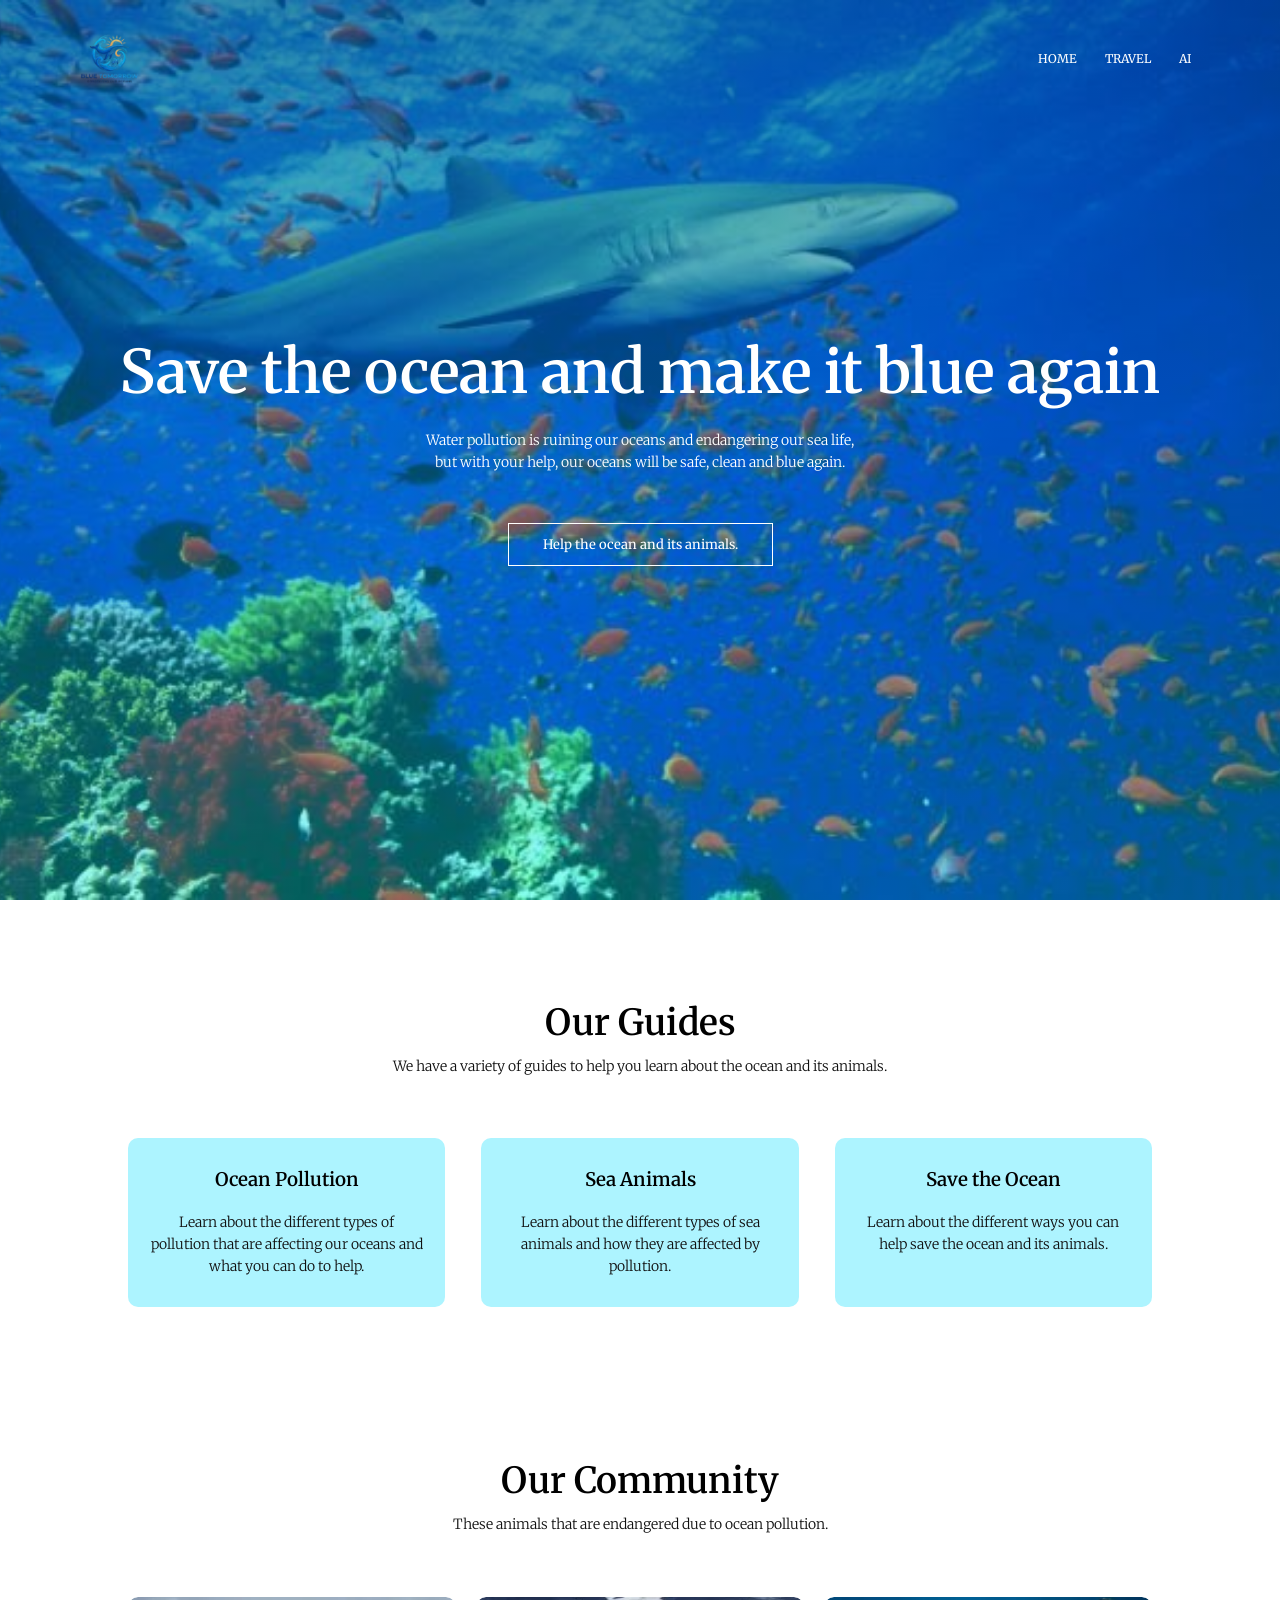
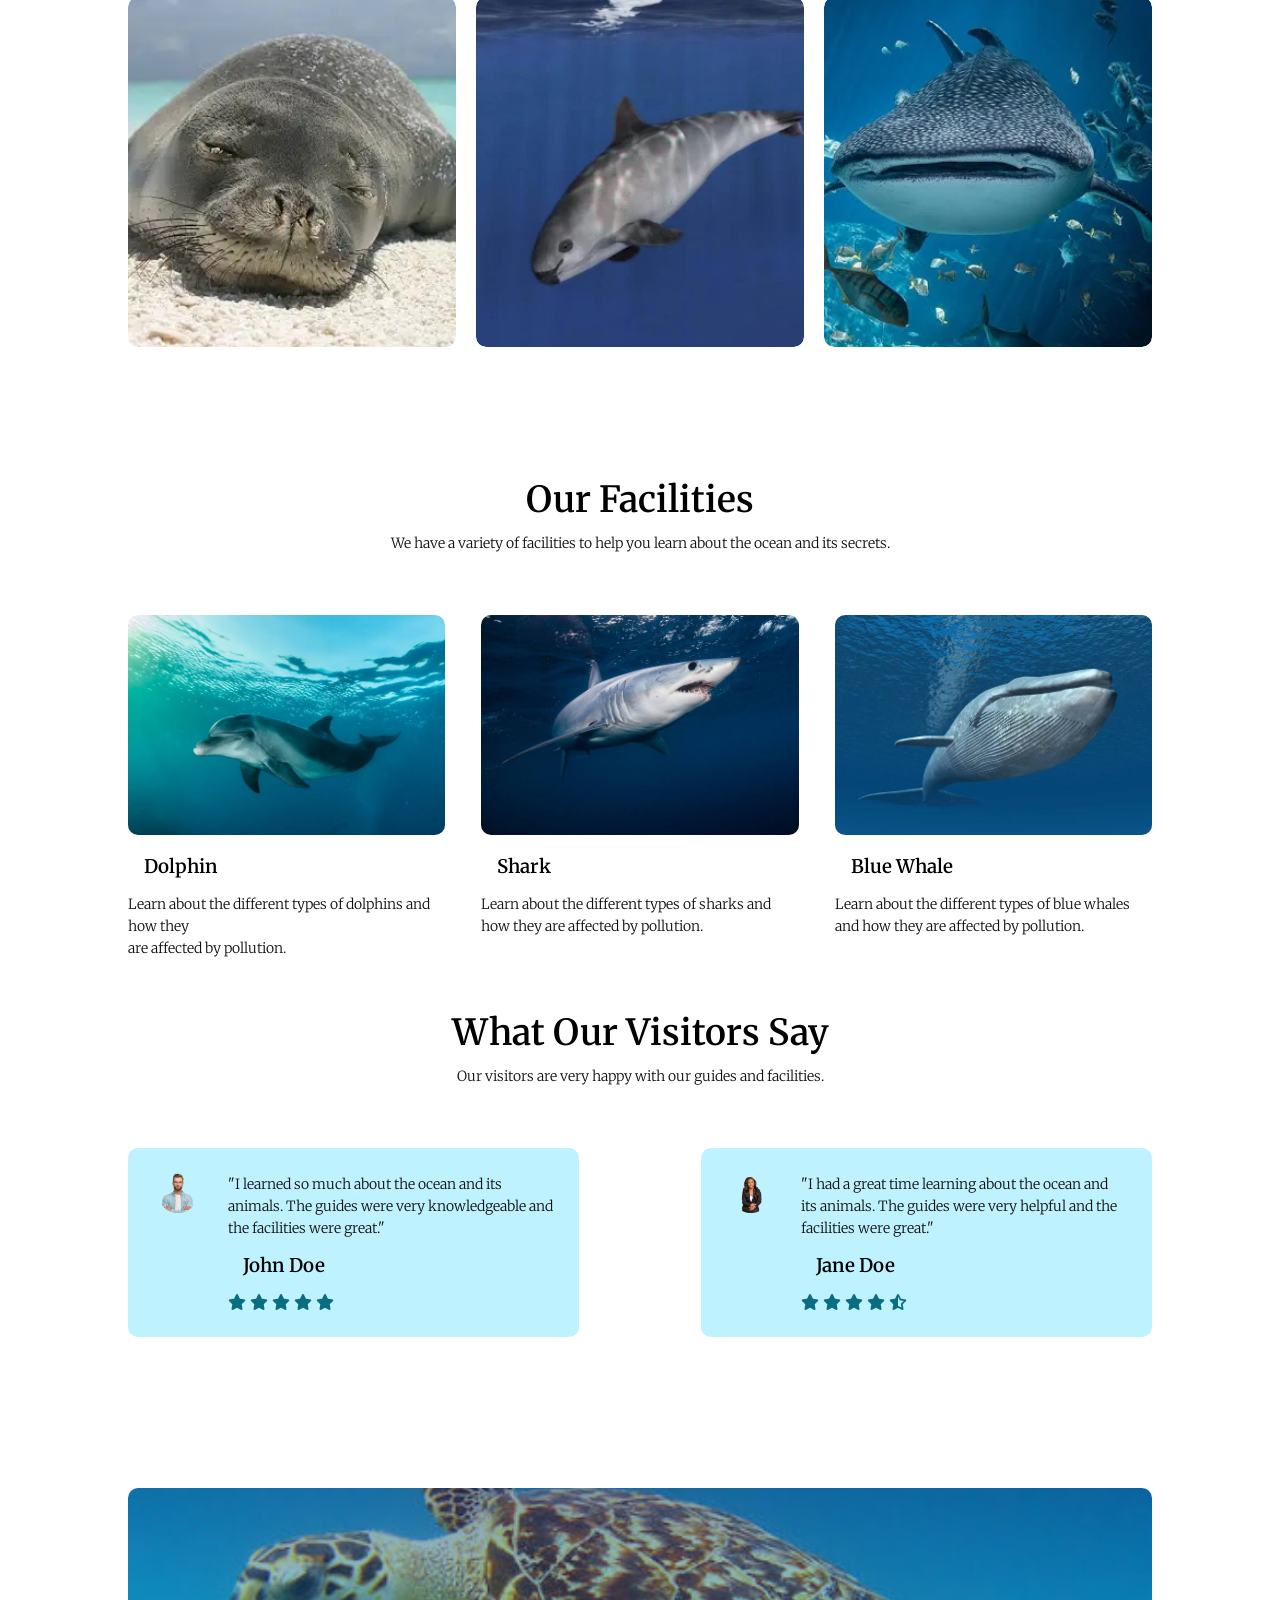
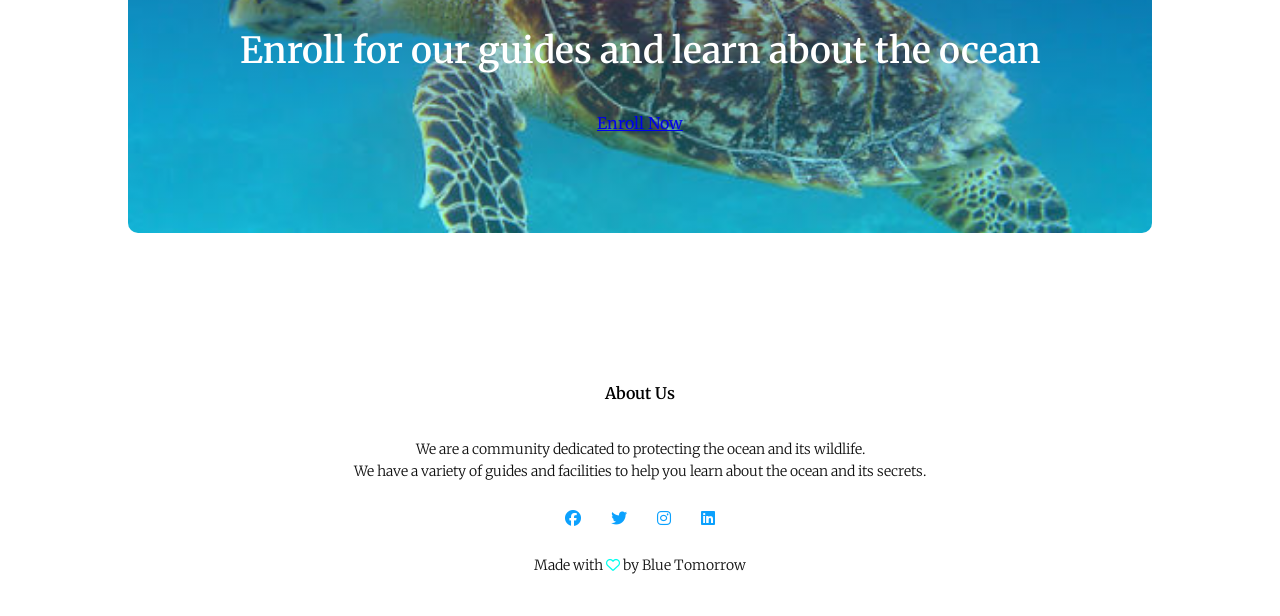
<file: index.html>
<!DOCTYPE html>
<html lang="en">
<head>
    <meta charset="UTF-8">
    <meta name="viewport" content="width=device-width, initial-scale=1.0">

    <title>Blue Tomorrow | Sea Awareness</title>

    <link rel="stylesheet" href="style.css">

    <link rel="preconnect" href="https://fonts.googleapis.com">
    <link rel="preconnect" href="https://fonts.gstatic.com" crossorigin>

    <link href="https://fonts.googleapis.com/css2?family=Merriweather:ital,opsz,wght@0,18..144,300..900;1,18..144,300..900&display=swap" rel="stylesheet">

    <link rel="stylesheet" href="https://cdnjs.cloudflare.com/ajax/libs/font-awesome/6.7.2/css/all.min.css">
</head>

<body>

    <!-- Header -->
    <section class="header">

        <nav>
            <a href="index.html" class="logo">
                <img src="Images/logo.png" alt="Blue Tomorrow Logo" class="logo">
            </a>
            <div class="nav-links" id="navLinks">

                <i class="fa-solid fa-xmark" onclick="hidemenu()"></i>

                <ul>
                    <li><a href="/index.html">HOME</a></li>
                    <li><a href="/D&L/travel.html">TRAVEL</a></li>
                    <li><a href="/E & E/Engine.html">AI</a></li>
                </ul>
            </div>
            <i class="fa-solid fa-bars" onclick="showmenu()"></i>
        </nav>

        <div class="text-box">

            <h1>Save the ocean and make it blue again</h1>

            <p>
                Water pollution is ruining our oceans and endangering our sea life,
                <br>
                but with your help, our oceans will be safe, clean and blue again.
            </p>

            <a href="donate.html" class="hero-btn">
                Help the ocean and its animals.
            </a>

        </div>

    </section>


    <!-- Our Guides -->
    <section class="course">

        <h1>Our Guides</h1>

        <p>
            We have a variety of guides to help you learn about the ocean and its animals.
        </p>

        <div class="row">

            <div class="course-col">
                <h3>Ocean Pollution</h3>

                <p>
                    Learn about the different types of pollution that are affecting
                    our oceans and what you can do to help.
                </p>
            </div>

            <div class="course-col">
                <h3>Sea Animals</h3>

                <p>
                    Learn about the different types of sea animals and how they
                    are affected by pollution.
                </p>
            </div>

            <div class="course-col">
                <h3>Save the Ocean</h3>

                <p>
                    Learn about the different ways you can help save the ocean
                    and its animals.
                </p>
            </div>

        </div>

    </section>


    <!-- Our Community -->
    <section class="campus">

        <h1>Our Community</h1>

        <p>
            These animals that are endangered due to ocean pollution.
        </p>

        <div class="row">

            <div class="marine-life col">
                <img src="Images/hawaiian monk seal.webp" alt="Hawaiian Monk Seal">

                <div class="layer">
                    <h3>Hawaiian Monk Seal</h3>
                </div>
            </div>

            <div class="marine-life col">
                <img src="Images/vaquita.webp" alt="Vaquita">

                <div class="layer">
                    <h3>Vaquita</h3>
                </div>
            </div>

            <div class="marine-life col">
                <img src="Images/whale shark.webp" alt="Whale Shark">

                <div class="layer">
                    <h3>Whale Shark</h3>
                </div>
            </div>

        </div>

    </section>


    <!-- Facilities -->
    <section class="facilities">

        <h1>Our Facilities</h1>

        <p>
            We have a variety of facilities to help you learn about the ocean and its secrets.
        </p>

        <div class="row">

            <div class="facilities-col">
                <img src="Images/Dolphin.jfif" alt="Dolphin">

                <h3>Dolphin</h3>

                <p>
                    Learn about the different types of dolphins and how they<br>
                    are affected by pollution.
                </p>
            </div>

            <div class="facilities-col">
                <img src="Images/Shark.jfif" alt="Shark">

                <h3>Shark</h3>

                <p>
                    Learn about the different types of sharks and how they
                    are affected by pollution.
                </p>
            </div>

            <div class="facilities-col">
                <img src="Images/Blue whale.jfif" alt="Blue Whale">

                <h3>Blue Whale</h3>

                <p>
                    Learn about the different types of blue whales and how
                    they are affected by pollution.
                </p>
            </div>

        </div>

    </section>


    <!-- Testimonials -->
    <section class="testimonials">

        <h1>What Our Visitors Say</h1>

        <p>
            Our visitors are very happy with our guides and facilities.
        </p>

        <div class="row">

            <div class="testimonials-col">

                <img src="Images/user1.png" alt="Visitor">

                <div>

                    <p>
                        "I learned so much about the ocean and its animals.
                        The guides were very knowledgeable and the facilities were great."
                    </p>

                    <h3>John Doe</h3>

                    <i class="fa-solid fa-star"></i>
                    <i class="fa-solid fa-star"></i>
                    <i class="fa-solid fa-star"></i>
                    <i class="fa-solid fa-star"></i>
                    <i class="fa-solid fa-star"></i>

                </div>

            </div>


            <div class="testimonials-col">

                <img src="Images/user2.png" alt="Visitor">

                <div>

                    <p>
                        "I had a great time learning about the ocean and its animals.
                        The guides were very helpful and the facilities were great."
                    </p>

                    <h3>Jane Doe</h3>

                    <i class="fa-solid fa-star"></i>
                    <i class="fa-solid fa-star"></i>
                    <i class="fa-solid fa-star"></i>
                    <i class="fa-solid fa-star"></i>
                    <i class="fa-solid fa-star-half-stroke"></i>

                </div>

            </div>

        </div>

    </section>


    <!-- Call To Action -->
    <section class="cta">

        <h1>Enroll for our guides and learn about the ocean</h1>

        <a href= class = "hero-btn">Enroll Now</a>

    </section>


    <!-- Footer -->
    <section class="footer">

        <h4>About Us</h4>

        <p>
            We are a community dedicated to protecting the ocean and its wildlife.
            <br>
            We have a variety of guides and facilities to help you learn about
            the ocean and its secrets.
        </p>

        <div class="icons">

            <i class="fa-brands fa-facebook"></i>
            <i class="fa-brands fa-twitter"></i>
            <i class="fa-brands fa-instagram"></i>
            <i class="fa-brands fa-linkedin"></i>

        </div>

        <p>
            Made with <i class="fa-regular fa-heart"></i> by Blue Tomorrow 
        </p>

    </section>


    <!-- JavaScript for Toggle Menu -->
    <script>

        var navLinks = document.getElementById("navLinks");

        function showmenu() {
            navLinks.style.right = "0";
        }

        function hidemenu() {
            navLinks.style.right = "-200px";
        }

    </script>

</body>
</html>
</file>
<file: style.css>
* {
    margin: 0;
    padding: 0;
    font-family: 'Merriweather', cursive;
    box-sizing: border-box;
}

/*----- HEADER -----*/

.header {
    min-height: 100vh;
    width: 100%;
    background-image:
    linear-gradient(rgba(0, 88, 132, 0.65), rgba(0, 255, 251, 0.35)),
    url("Images/BG.png");
    background-position: center;
    background-size: cover;
    background-repeat: no-repeat;
    position: relative;
}

nav {
    display: flex;
    padding: 2% 6%;
    justify-content: space-between;
    align-items: center;
}

nav img {
    width: 150px;
}

.nav-links {
    display: flex;
    text-align: right;
}

.nav-links ul li {
    list-style: none;
    display: inline-block;
    padding: 8px 12px;
    position: relative;
}

.nav-links ul li a {
    color: white;
    text-decoration: none;
    font-size: 12px;
}

.nav-links ul li::after {
    content: '';
    width: 0%;
    height: 2px;
    background: #01ffea;
    display: block;
    margin: auto;
    transition: 0.4s;
}

.nav-links ul li:hover::after {
    width: 100%;
}

.text-box {
    width: 90%;
    color: white;
    position: absolute;
    top: 50%;
    left: 50%;
    transform: translate(-50%, -50%);
    text-align: center;
}

.text-box h1 {
    font-size: 60px;
}

.text-box p {
    margin: 10px 0 40px;
    font-size: 14px;
    color: white;
}

.hero-btn {
    display: inline-block;
    text-decoration: none;
    color: white;
    border: 1px solid white;
    padding: 12px 34px;
    font-size: 13px;
    background: transparent;
    position: relative;
    cursor: pointer;
    transition: 0.5s;
}

.hero-btn:hover {
    border: 1px solid #36f1f4;
    background: #3d7cf2;
}

nav .fa,
nav .fa-solid {
    display: none;
}

/*----- MOBILE NAVIGATION -----*/

@media(max-width: 700px) {

    .text-box h1 {
        font-size: 25px;
    }

    .nav-links ul li {
        display: block;
    }

    .nav-links {
        display: block;
        position: fixed;
        background: #1fc9ef;
        height: 100vh;
        width: 200px;
        top: 0;
        right: -200px;
        text-align: left;
        z-index: 2;
        transition: 0.5s;
        padding-top: 30px;
    }

    nav .fa,
    nav .fa-solid {
        display: block;
        color: white;
        margin: 10px;
        font-size: 22px;
        cursor: pointer;
    }

    .nav-links ul {
        padding: 30px;
    }
}

/*----- COURSE -----*/

.course {
    width: 80%;
    margin: auto;
    text-align: center;
    padding-top: 100px;
}

h1 {
    font-size: 36px;
    font-weight: 600;
}

p {
    color: rgb(16, 16, 16);
    font-size: 14px;
    font-weight: 300;
    line-height: 22px;
    padding: 10px;
}

.row {
    margin-top: 5%;
    display: flex;
    justify-content: space-between;
    gap: 20px;
}

.course-col {
    flex-basis: 31%;
    background: hsl(188, 100%, 84%);
    padding: 20px 12px;
    border-radius: 10px;
    margin-bottom: 5%;
    transition: 0.5s;
}

h3 {
    text-align: center;
    font-weight: 600;
    margin: 10px 0;
}

.course-col:hover {
    box-shadow: 0 0 20px 0 #000000;
}

@media(max-width: 700px) {
    .row {
        flex-direction: column;
    }
}

/*----- MARINE LIFE -----*/

.campus {
    width: 80%;
    margin: auto;
    text-align: center;
    padding-top: 100px;
}
.logo{
    width: 65px;
    height: 65px;
}

.marine-life {
    flex-basis: 32%;
    border-radius: 10px;
    margin-bottom: 30px;
    position: relative;
    overflow: hidden;
}

.marine-life img {
    width: 100%;
    height: 350px;
    object-fit: cover;
    display: block;
    border-radius: 10px;
}

.layer {
    width: 100%;
    height: 100%;
    background: transparent;
    position: absolute;
    top: 0;
    left: 0;
    transition: 0.5s;
}

.layer:hover {
    background: rgba(3, 204, 218, 0.7);
}

.layer h3 {
    width: 100%;
    font-weight: 500;
    color: white;
    font-size: 26px;
    bottom: 0;
    left: 50%;
    transform: translateX(-50%);
    position: absolute;
    opacity: 0;
    transition: 0.5s;
}

.layer:hover h3 {
    bottom: 49%;
    opacity: 1;
}

/*----- FACILITIES -----*/

.facilities {
    width: 80%;
    margin: auto;
    text-align: center;
    padding-top: 100px;
}

.facilities-col {
    flex-basis: 31%;
    background: white;
    border-radius: 10px;
    margin-bottom: 5%;
    text-align: left;
}

.facilities-col img {
    width: 100%;
    height: 220px;
    object-fit: cover;
    border-radius: 10px;
}

.facilities-col p {
    padding: 0;
}

.facilities-col h3 {
    margin: 16px;
    margin-bottom: 15px;
    text-align: left;
}

/*----- TESTIMONIALS -----*/

.testimonials {
    width: 80%;
    margin: auto;
    text-align: center;
}

.testimonials-col {
    flex-basis: 44%;
    border-radius: 10px;
    margin-bottom: 5%;
    text-align: left;
    background: #bef2ff;
    padding: 25px;
    cursor: pointer;
    display: flex;
}

.testimonials-col img {
    height: 40px;
    width: 40px;
    object-fit: cover;
    margin-left: 5px;
    margin-right: 30px;
    border-radius: 50%;
}

.testimonials-col p {
    padding: 0;
}

.testimonials-col h3 {
    margin: 15px;
    text-align: left;
}

.testimonials-col .fa,
.testimonials-col .fa-solid,
.testimonials-col .fa-regular {
    color: #0a6d81;
}

@media(max-width: 700px) {
    .testimonials-col img {
        margin-left: 0;
        margin-right: 15px;
    }
}

/*----- CALL TO ACTION -----*/

.cta {
    margin: 100px auto;
    width: 80%;
    background-image:
        linear-gradient(rgba(0, 50, 80, 0.45), rgba(0, 255, 251, 0.35)),
        url("Images/Turtle.jfif");
    background-position: center;
    background-size: cover;
    background-repeat: no-repeat;
    border-radius: 10px;
    text-align: center;
    padding: 100px 0;
}

.cta h1 {
    color: white;
    margin: 40px;
    padding: 0;
}

@media(max-width: 700px) {
    .cta h1 {
        font-size: 24px;
        margin: 20px;
    }
}

/*----- FOOTER -----*/

.footer {
    width: 100%;
    text-align: center;
    padding: 30px 0;
}

.footer h4 {
    margin-bottom: 25px;
    margin-top: 20px;
    font-weight: 600;
}

.icons .fa,
.icons .fa-brands {
    color: rgb(12, 161, 253);
    margin: 0 13px;
    cursor: pointer;
    padding: 18px 0;
}

.fa-heart-o,
.fa-heart {
    color: rgb(0, 255, 238);
}
</file>
